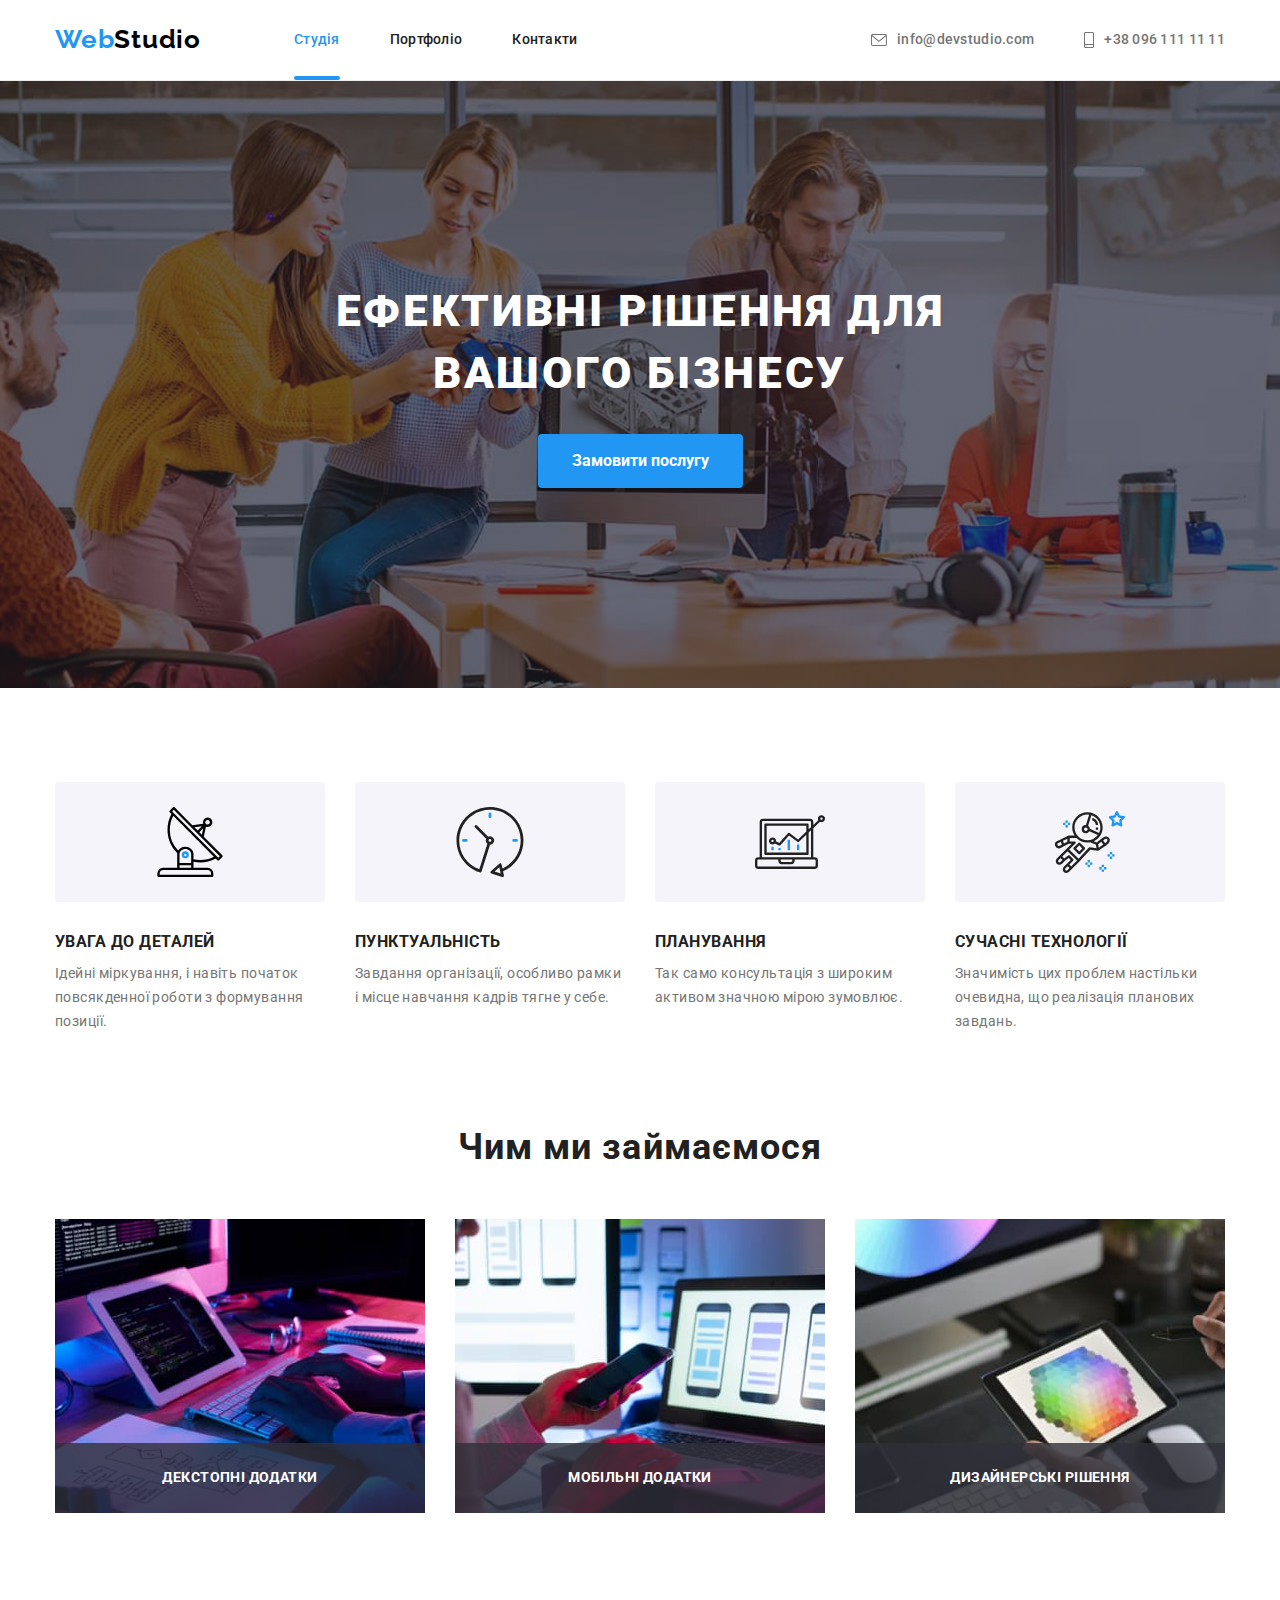
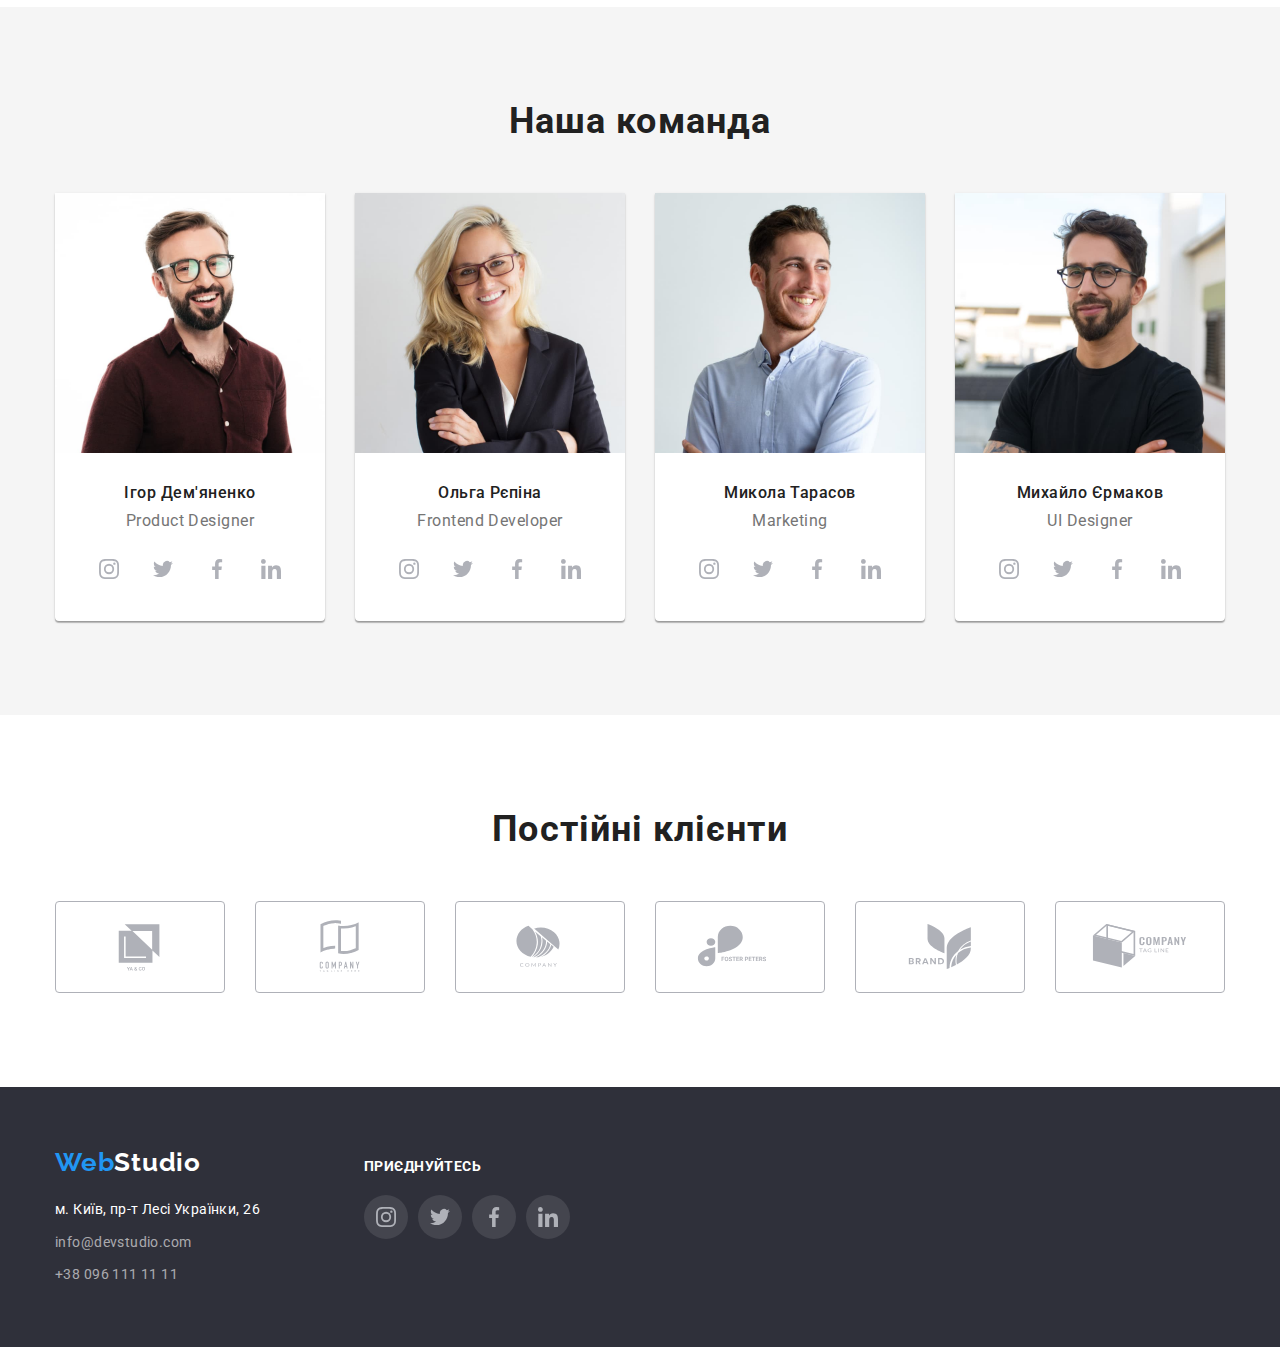
<file: index.html>
<!DOCTYPE html>
<html lang="uk">
<head>
    <meta charset="UTF-8">
    <meta http-equiv="X-UA-Compatible" content="IE=edge">
    <meta name="viewport" content="width=device-width, initial-scale=1.0">
    <title>WebStudio</title>
    <link href="https://fonts.googleapis.com/css2?family=Raleway:wght@700&family=Roboto:wght@400;500;700;900&display=swap"
        rel="stylesheet">
    <link rel="stylesheet" href="https://cdnjs.cloudflare.com/ajax/libs/modern-normalize/1.1.0/modern-normalize.min.css">
    <link rel="stylesheet" href="./css/style.css">
</head>
<body>
                <!-- Header -->
    <header>
        <div class="container nav-container">
            <a href ="./index.html" class="logo" lang="en">Web<span class="logoheader">Studio</span></a>

            <nav class="site-nav">
                <ul class="list">
                    <li class="item">
                        <a href="./index.html" class="link current">Студія</a></li> 
                    <li class="item"><a href="./portfolio.html" class="link">Портфоліо</a></li> 
                    <li class="item"><a href="./contacts.html" class="link">Контакти</a></li> 
                </ul>
            </nav>

            <ul class="list auth-nav">
                <li class="item">
                    <a href="mailto:info@devstudio.com" class="link">
                        <svg class="icon-mail" width="16" height="12" aria-label="Пошта">
                            <use href="./images/icons.svg#icon-mail"></use>
                        </svg>
                        <span class="auth-text">info@devstudio.com</span>
                    </a>
                </li>
                <li class="item">
                    <a href="tel:+380961111111" class="link">
                        <svg class="icon-tel" width="10" height="16" aria-label="Телефон">
                            <use href="./images/icons.svg#icon-tel"></use>
                        </svg>
                        <span class="auth-text">+38 096 111 11 11</span>
                    </a>
                </li>
            </ul>
        </div>
    </header>

                <!-- Main -->
    <main>

        <section class="section hero">
            <div class="container">
                <h1 class="hero-title">Ефективні рішення для вашого бізнесу</h1>
                <button type="button" class="hero-button" data-modal-open>Замовити послугу</button>
            </div>
        </section>

        <!-- Особливості -->
        <section class="section">
            <div class="container">
                <h2 class="title visually-hidden">Особливості</h2>
                <ul class="peculiarities list">
                    <li class="item">
                        <div class="icon-box">
                            <svg class="peculiarities-icons"  width="70" height="70">
                                <use href="./images/icons.svg#icon-antenna"></use>
                            </svg>
                        </div>
                        <h3 class="sub-title">Увага до деталей</h3>
                        <p class="text">Ідейні міркування, і навіть початок повсякденної роботи з формування позиції.</p>
                    </li>
                    <li class="item">
                        <div class="icon-box">
                            <svg class="peculiarities-icons"  width="70" height="70">
                                <use href="./images/icons.svg#icon-clock"></use>
                            </svg>
                        </div>
                        <h3 class="sub-title">Пунктуальність</h3>
                        <p class="text">Завдання організації, особливо рамки і місце навчання кадрів тягне у себе.</p>
                    </li>
                    <li class="item">
                        <div class="icon-box">
                            <svg class="peculiarities-icons"  width="70" height="70">
                                <use href="./images/icons.svg#icon-diagram"></use>
                            </svg>
                        </div>
                        <h3 class="sub-title">Планування</h3>
                        <p class="text">Так само консультація з широким активом значною мірою зумовлює.</p>
                    </li>
                    <li class="item">
                        <div class="icon-box">
                            <svg class="peculiarities-icons" width="70" height="70">
                                <use href="./images/icons.svg#icon-astronaut"></use>
                            </svg>
                        </div>
                        <h3 class="sub-title">Сучасні технології</h3>
                        <p class="text">Значимість цих проблем настільки очевидна, що реалізація планових завдань.</p>
                    </li>
                </ul>
            </div>
        </section>
        <!-- Чим займаємося -->
        <section class="occupation section">
            <div class="container">
                <h2 class="title">Чим ми займаємося</h2>
                <ul class="occupation-list list">   
                    <li class="item">
                        <div class="project-thumb">
                            <img src="./images/box_1.jpg" alt="Декстопні додатки" width="370">
                            <div class="occupation-overlay overlay">Декстопні додатки</div>
                        </div>
                    </li>
                    <li class="item">
                        <div class="project-thumb">
                            <img src="./images/box_2.jpg" alt="Мобільні додатки" width="370">
                            <div class="occupation-overlay overlay">Мобільні додатки</div>
                        </div>
                    </li>
                    <li class="item">
                        <div class="project-thumb">
                            <img src="./images/box_3.jpg" alt="Дизайнерські рішення" width="370">
                            <div class="occupation-overlay overlay">Дизайнерські рішення</div>
                        </div>
                    </li>
                </ul>
            </div>
        </section>
        <!-- Наша команда -->
        <section class="section team">
            <div class="container">
                <h2 class="title">Наша команда</h2>
                <ul class="team-list list">
                    <li class="card">
                        <img src="./images/img1.jpg" alt="Учасник команди" width="270" class="card-img">
                        <div class="description">
                            <h3 class="card-title">Ігор Дем'яненко</h3>
                            <p class="card-subtitle">Product Designer</p>
                            <ul class=" social social-list list">
                                <li class="social-item">
                                    <a href="" class="social-link" target="_blank" rel="noreferrer noopener">
                                        <svg class="social-icon" width="20" height="20" aria-label="Інстаграм">
                                            <use href="./images/icons.svg#icon-instagram"></use>
                                        </svg>
                                    </a>
                                </li>
                                <li class="social-item">
                                    <a href="" class="social-link" target="_blank" rel="noreferrer noopener">
                                        <svg class="social-icon" width="20" height="20" aria-label="Твітер">
                                            <use href="./images/icons.svg#icon-twitter"></use>
                                        </svg>
                                    </a>
                                </li>
                                <li class="social-item">
                                    <a href="" class="social-link" target="_blank" rel="noreferrer noopener">
                                        <svg class="social-icon" width="20" height="20" aria-label="Фейсбук">
                                            <use href="./images/icons.svg#icon-facebook"></use>
                                        </svg>
                                    </a>
                                </li>
                                <li class="social-item">
                                    <a href="" class="social-link" target="_blank" rel="noreferrer noopener">
                                        <svg class="social-icon" width="20" height="20" aria-label="Лінкедін">
                                            <use href="./images/icons.svg#icon-linkedin"></use>
                                        </svg>
                                    </a>
                                </li>
                            </ul>
                        </div>
                    </li>
                    <li class="card">
                        <img src="./images/img2.jpg" alt="Учасник команди" width="270" class="card-img">
                        <div class="description">
                            <h3 class="card-title">Ольга Рєпіна</h3>
                            <p class="card-subtitle">Frontend Developer</p> 
                            <ul class=" social social-list list">
                                <li class="social-item">
                                    <a href="" class="social-link" target="_blank" rel="noreferrer noopener">
                                        <svg class="social-icon" width="20" height="20" aria-label="Інстаграм">
                                            <use href="./images/icons.svg#icon-instagram"></use>
                                        </svg>
                                    </a>
                                </li>
                                <li class="social-item">
                                    <a href="" class="social-link" target="_blank" rel="noreferrer noopener">
                                        <svg class="social-icon" width="20" height="20" aria-label="Твітер">
                                            <use href="./images/icons.svg#icon-twitter"></use>
                                        </svg>
                                    </a>
                                </li>
                                <li class="social-item">
                                    <a href="" class="social-link" target="_blank" rel="noreferrer noopener">
                                        <svg class="social-icon" width="20" height="20" aria-label="Фейсбук">
                                            <use href="./images/icons.svg#icon-facebook"></use>
                                        </svg>
                                    </a>
                                </li>
                                <li class="social-item">
                                    <a href="" class="social-link" target="_blank" rel="noreferrer noopener">
                                        <svg class="social-icon" width="20" height="20" aria-label="Лінкедін">
                                            <use href="./images/icons.svg#icon-linkedin"></use>
                                        </svg>
                                    </a>
                                </li>
                            </ul>
                        </div>
                    </li>
                    <li class="card">
                        <img src="./images/img3.jpg" alt="Учасник команди" width="270" class="card-img">
                        <div class="description">
                            <h3 class="card-title">Микола Тарасов</h3>
                            <p class="card-subtitle">Marketing</p>     
                            <ul class=" social social-list list">
                                <li class="social-item">
                                    <a href="" class="social-link" target="_blank" rel="noreferrer noopener">
                                        <svg class="social-icon" width="20" height="20" aria-label="Інстаграм">
                                            <use href="./images/icons.svg#icon-instagram"></use>
                                        </svg>
                                    </a>
                                </li>
                                <li class="social-item">
                                    <a href="" class="social-link" target="_blank" rel="noreferrer noopener">
                                        <svg class="social-icon" width="20" height="20" aria-label="Твітер">
                                            <use href="./images/icons.svg#icon-twitter"></use>
                                        </svg>
                                    </a>
                                </li>
                                <li class="social-item">
                                    <a href="" class="social-link" target="_blank" rel="noreferrer noopener">
                                        <svg class="social-icon" width="20" height="20" aria-label="Фейсбук">
                                            <use href="./images/icons.svg#icon-facebook"></use>
                                        </svg>
                                    </a>
                                </li>
                                <li class="social-item">
                                    <a href="" class="social-link" target="_blank" rel="noreferrer noopener">
                                        <svg class="social-icon" width="20" height="20" aria-label="Лінкедін">
                                            <use href="./images/icons.svg#icon-linkedin"></use>
                                        </svg>
                                    </a>
                                </li>
                            </ul>
                        </div>
                    </li>
                    <li class="card">
                        <img src="./images/img4.jpg" alt="Учасник команди" width="270" class="card-img">
                        <div class="description">
                            <h3 class="card-title">Михайло Єрмаков</h3>
                            <p class="card-subtitle">UI Designer</p>
                            <ul class=" social social-list list">
                                <li class="social-item">
                                    <a href="" class="social-link" target="_blank" rel="noreferrer noopener">
                                        <svg class="social-icon" width="20" height="20" aria-label="Інстаграм">
                                            <use href="./images/icons.svg#icon-instagram"></use>
                                        </svg>
                                    </a>
                                </li>
                                <li class="social-item">
                                    <a href="" class="social-link" target="_blank" rel="noreferrer noopener">
                                        <svg class="social-icon" width="20" height="20" aria-label="Твітер">
                                            <use href="./images/icons.svg#icon-twitter"></use>
                                        </svg>
                                    </a>
                                </li>
                                <li class="social-item">
                                    <a href="" class="social-link" target="_blank" rel="noreferrer noopener">
                                        <svg class="social-icon" width="20" height="20" aria-label="Фейсбук">
                                            <use href="./images/icons.svg#icon-facebook"></use>
                                        </svg>
                                    </a>
                                </li>
                                <li class="social-item">
                                    <a href="" class="social-link" target="_blank" rel="noreferrer noopener">
                                        <svg class="social-icon" width="20" height="20" aria-label="Лінкедін">
                                            <use href="./images/icons.svg#icon-linkedin"></use>
                                        </svg>
                                    </a>
                                </li>
                            </ul>
                        </div>
                    </li>
                </ul>
            </div>
        </section>
        <section class="clients section">
            <div class="container">
                <h2 class="title">Постійні клієнти</h2>
                <ul class="clients-list list">
                    <li class="item">
                        <a href="#" class="link" target="_blank" rel="noreferrer noopener">
                            <svg class="client-icon" width="106" height="60" aria-label="Клієнт">
                                <use href="./images/icons.svg#icon-client1"></use>
                            </svg>
                        </a>
                    </li>
                    <li class="item">
                        <a href="#" class="link" target="_blank" rel="noreferrer noopener">
                            <svg class="client-icon" width="106" height="60" aria-label="Клієнт">
                                <use href="./images/icons.svg#icon-client2"></use>
                            </svg>
                        </a>
                    </li>
                    <li class="item">
                        <a href="#" class="link" target="_blank" rel="noreferrer noopener">
                            <svg class="client-icon" width="106" height="60" aria-label="Клієнт">
                                <use href="./images/icons.svg#icon-client3"></use>
                            </svg>
                        </a>
                    </li>
                    <li class="item">
                        <a href="#" class="link" target="_blank" rel="noreferrer noopener">
                            <svg class="client-icon" width="106" height="60" aria-label="Клієнт">
                                <use href="./images/icons.svg#icon-client4"></use>
                            </svg>
                        </a>
                    </li>
                    <li class="item">
                        <a href="#" class="link" target="_blank" rel="noreferrer noopener">
                            <svg class="client-icon" width="106" height="60" aria-label="Клієнт">
                                <use href="./images/icons.svg#icon-client5"></use>
                            </svg>
                        </a>
                    </li>
                    <li class="item">
                        <a href="#" class="link" target="_blank" rel="noreferrer noopener">
                            <svg class="client-icon" width="106" height="60" aria-label="Клієнт">
                                <use href="./images/icons.svg#icon-client6"></use>
                            </svg>
                        </a>
                    </li>
                </ul>
            </div>
        </section>

        <div class="backdrop is-hidden" data-modal>
            <div class="modal">
                <p>Ой! А що у нас тут таке? Та це ж "Модалочка"!!!)<br> Ще й працює!</p>
                <button data-modal-close type="button" class="close">
                    <svg class="close-icon" width="18" height="18" aria-label="Клієнт">
                        <use href="./images/icons.svg#icon-close"></use>
                    </svg>
                </button>
            </div>
        </div>

    </main>

                <!-- Footer -->
    <footer class="footer">
        <div class="container">
            
            <div class="footer-contact">
                <a href="./index.html" class="logo" lang="en">Web<span class="logofooter">Studio</span></a>
                <address>
                    <ul class="list footer-auth-nav">
                        <li class="item"><a href="https://www.google.com/maps/place/%D0%B1%D1%83%D0%BB.+%D0%9B%D0%B5%D1%81%D0%B8+%D0%A3%D0%BA%D1%80%D0%B0%D0%B8%D0%BD%D0%BA%D0%B8,+26,+%D0%9A%D0%B8%D0%B5%D0%B2,+02000/@50.4265841,30.5361971,17z/data=!3m1!4b1!4m5!3m4!1s0x40d4cf0e033ecbe9:0x57a4dffefec77da0!8m2!3d50.4265807!4d30.5383858" target="_blank" rel="noreferrer noopener" class="link address">
                    м. Київ, пр-т Лесі Українки, 26</a>
                        </li>
                        <li class="item"><a href="mailto:info@devstudio.com" class="link address address-color">info@devstudio.com</a></li>
                        <li class="item"><a href="tel:+380961111111" class="link address address-color">+38 096 111 11 11</a></li>
                    </ul>
                </address>
            </div>


            <div class="join">
                <p class="join-title">Приєднуйтесь</p>
                <div class="social">
                    <ul class="social-list list">
                        <li class="social-item">
                            <a href="" class="social-link" target="_blank" rel="noreferrer noopener">
                                <svg class="social-icon" width="20" height="20" aria-label="Інстаграм">
                                    <use href="./images/icons.svg#icon-instagram"></use>
                                </svg>
                            </a>
                        </li>
                        <li class="social-item">
                            <a href="" class="social-link" target="_blank" rel="noreferrer noopener">
                                <svg class="social-icon" width="20" height="20" aria-label="Твітер">
                                    <use href="./images/icons.svg#icon-twitter"></use>
                                </svg>
                            </a>
                        </li>
                        <li class="social-item">
                            <a href="" class="social-link" target="_blank" rel="noreferrer noopener">
                                <svg class="social-icon" width="20" height="20" aria-label="Фейсбук">
                                    <use href="./images/icons.svg#icon-facebook"></use>
                                </svg>
                            </a>
                        </li>
                        <li class="social-item">
                            <a href="" class="social-link" target="_blank" rel="noreferrer noopener">
                                <svg class="social-icon" width="20" height="20" aria-label="Лінкедін">
                                    <use href="./images/icons.svg#icon-linkedin"></use>
                                </svg>
                            </a>
                        </li>
                    </ul>
                </div>
            </div>

        </div>
    </footer>
    <script src="./js/modal.js"></script>
</body>
</html>
</file>
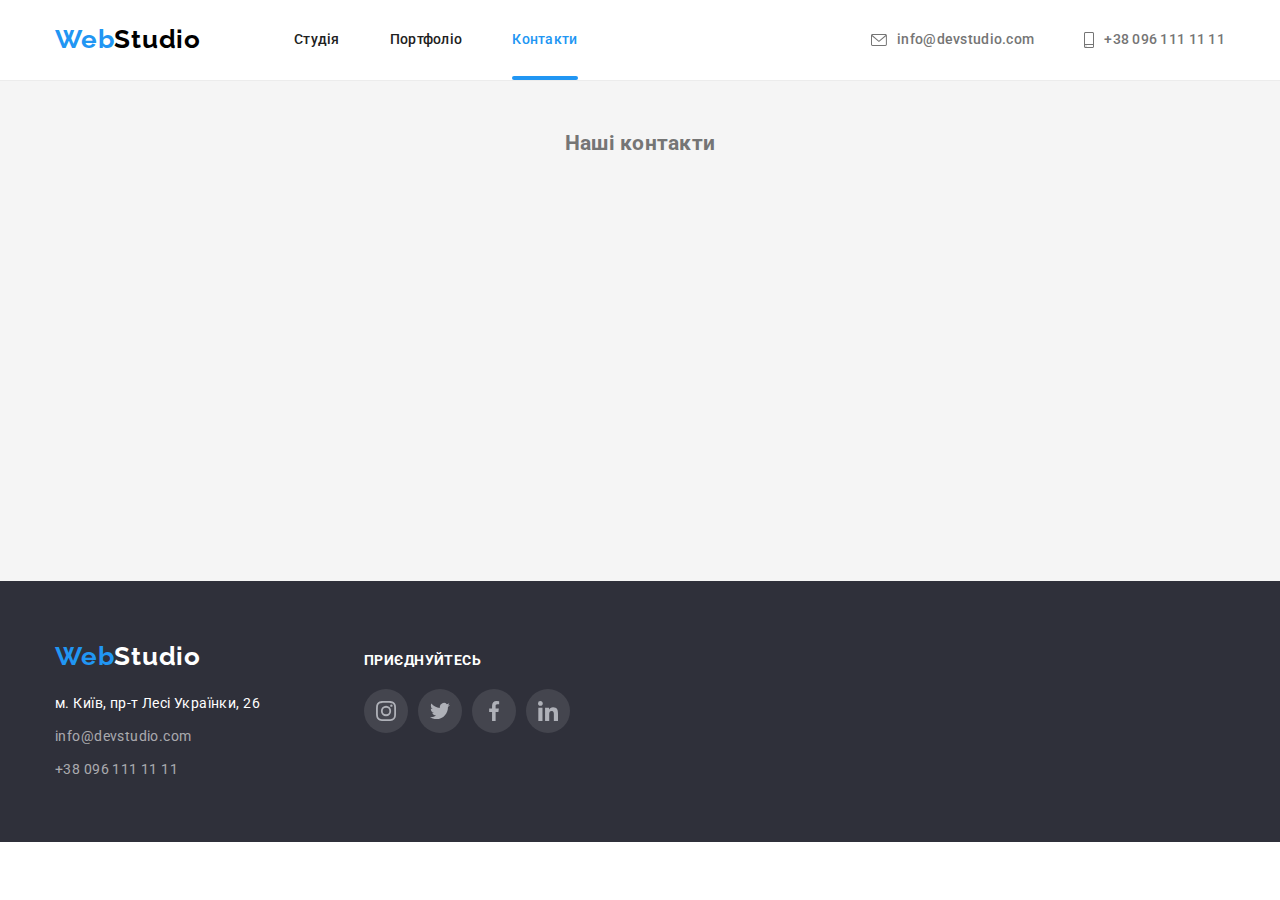
<file: contacts.html>
<!DOCTYPE html>
<html lang="uk">

<head>
    <meta charset="UTF-8">
    <meta http-equiv="X-UA-Compatible" content="IE=edge">
    <meta name="viewport" content="width=device-width, initial-scale=1.0">
    <title>WebStudio</title>
    <link
        href="https://fonts.googleapis.com/css2?family=Raleway:wght@700&family=Roboto:wght@400;500;700;900&display=swap"
        rel="stylesheet">
    <link rel="stylesheet"
        href="https://cdnjs.cloudflare.com/ajax/libs/modern-normalize/1.1.0/modern-normalize.min.css">
    <link rel="stylesheet" href="./css/style.css">
</head>

<body>
    <!-- Header -->
    <header>
        <div class="container nav-container">
            <a href="./index.html" class="logo" lang="en">Web<span class="logoheader">Studio</span></a>

            <nav class="site-nav">
                <ul class="list">
                    <li class="item">
                        <a href="./index.html" class="link">Студія</a>
                    </li>
                    <li class="item"><a href="./portfolio.html" class="link">Портфоліо</a></li>
                    <li class="item"><a href="./contacts.html" class="link current">Контакти</a></li>
                </ul>
            </nav>

            <ul class="list auth-nav">
                <li class="item">
                    <a href="mailto:info@devstudio.com" class="link">
                        <svg class="icon-mail" width="16" height="12" aria-label="Пошта">
                            <use href="./images/icons.svg#icon-mail"></use>
                        </svg>
                        <span class="auth-text">info@devstudio.com</span>
                    </a>
                </li>
                <li class="item">
                    <a href="tel:+380961111111" class="link">
                        <svg class="icon-tel" width="10" height="16" aria-label="Телефон">
                            <use href="./images/icons.svg#icon-tel"></use>
                        </svg>
                        <span class="auth-text">+38 096 111 11 11</span>
                    </a>
                </li>
            </ul>
        </div>
    </header>

    <main>
        <section class="our-contacts">
            <h2>Наші контакти</h2>
        </section>
    </main>

    <footer class="footer">
        <div class="container">
    
            <div class="footer-contact">
                <a href="./index.html" class="logo" lang="en">Web<span class="logofooter">Studio</span></a>
                <address>
                    <ul class="list footer-auth-nav">
                        <li class="item"><a
                                href="https://www.google.com/maps/place/%D0%B1%D1%83%D0%BB.+%D0%9B%D0%B5%D1%81%D0%B8+%D0%A3%D0%BA%D1%80%D0%B0%D0%B8%D0%BD%D0%BA%D0%B8,+26,+%D0%9A%D0%B8%D0%B5%D0%B2,+02000/@50.4265841,30.5361971,17z/data=!3m1!4b1!4m5!3m4!1s0x40d4cf0e033ecbe9:0x57a4dffefec77da0!8m2!3d50.4265807!4d30.5383858"
                                target="_blank" rel="noreferrer noopener" class="link address">
                                м. Київ, пр-т Лесі Українки, 26</a>
                        </li>
                        <li class="item"><a href="mailto:info@devstudio.com"
                                class="link address address-color">info@devstudio.com</a></li>
                        <li class="item"><a href="tel:+380961111111" class="link address address-color">+38 096 111 11
                                11</a></li>
                    </ul>
                </address>
            </div>
    
    
            <div class="join">
                <p class="join-title">Приєднуйтесь</p>
                <div class="social">
                    <ul class="social-list list">
                        <li class="social-item">
                            <a href="" class="social-link" target="_blank" rel="noreferrer noopener">
                                <svg class="social-icon" width="20" height="20" aria-label="Інстаграм">
                                    <use href="./images/icons.svg#icon-instagram"></use>
                                </svg>
                            </a>
                        </li>
                        <li class="social-item">
                            <a href="" class="social-link" target="_blank" rel="noreferrer noopener">
                                <svg class="social-icon" width="20" height="20" aria-label="Твітер">
                                    <use href="./images/icons.svg#icon-twitter"></use>
                                </svg>
                            </a>
                        </li>
                        <li class="social-item">
                            <a href="" class="social-link" target="_blank" rel="noreferrer noopener">
                                <svg class="social-icon" width="20" height="20" aria-label="Фейсбук">
                                    <use href="./images/icons.svg#icon-facebook"></use>
                                </svg>
                            </a>
                        </li>
                        <li class="social-item">
                            <a href="" class="social-link" target="_blank" rel="noreferrer noopener">
                                <svg class="social-icon" width="20" height="20" aria-label="Лінкедін">
                                    <use href="./images/icons.svg#icon-linkedin"></use>
                                </svg>
                            </a>
                        </li>
                    </ul>
                </div>
            </div>
    
        </div>
    </footer>
</body>
    
</html>
</file>
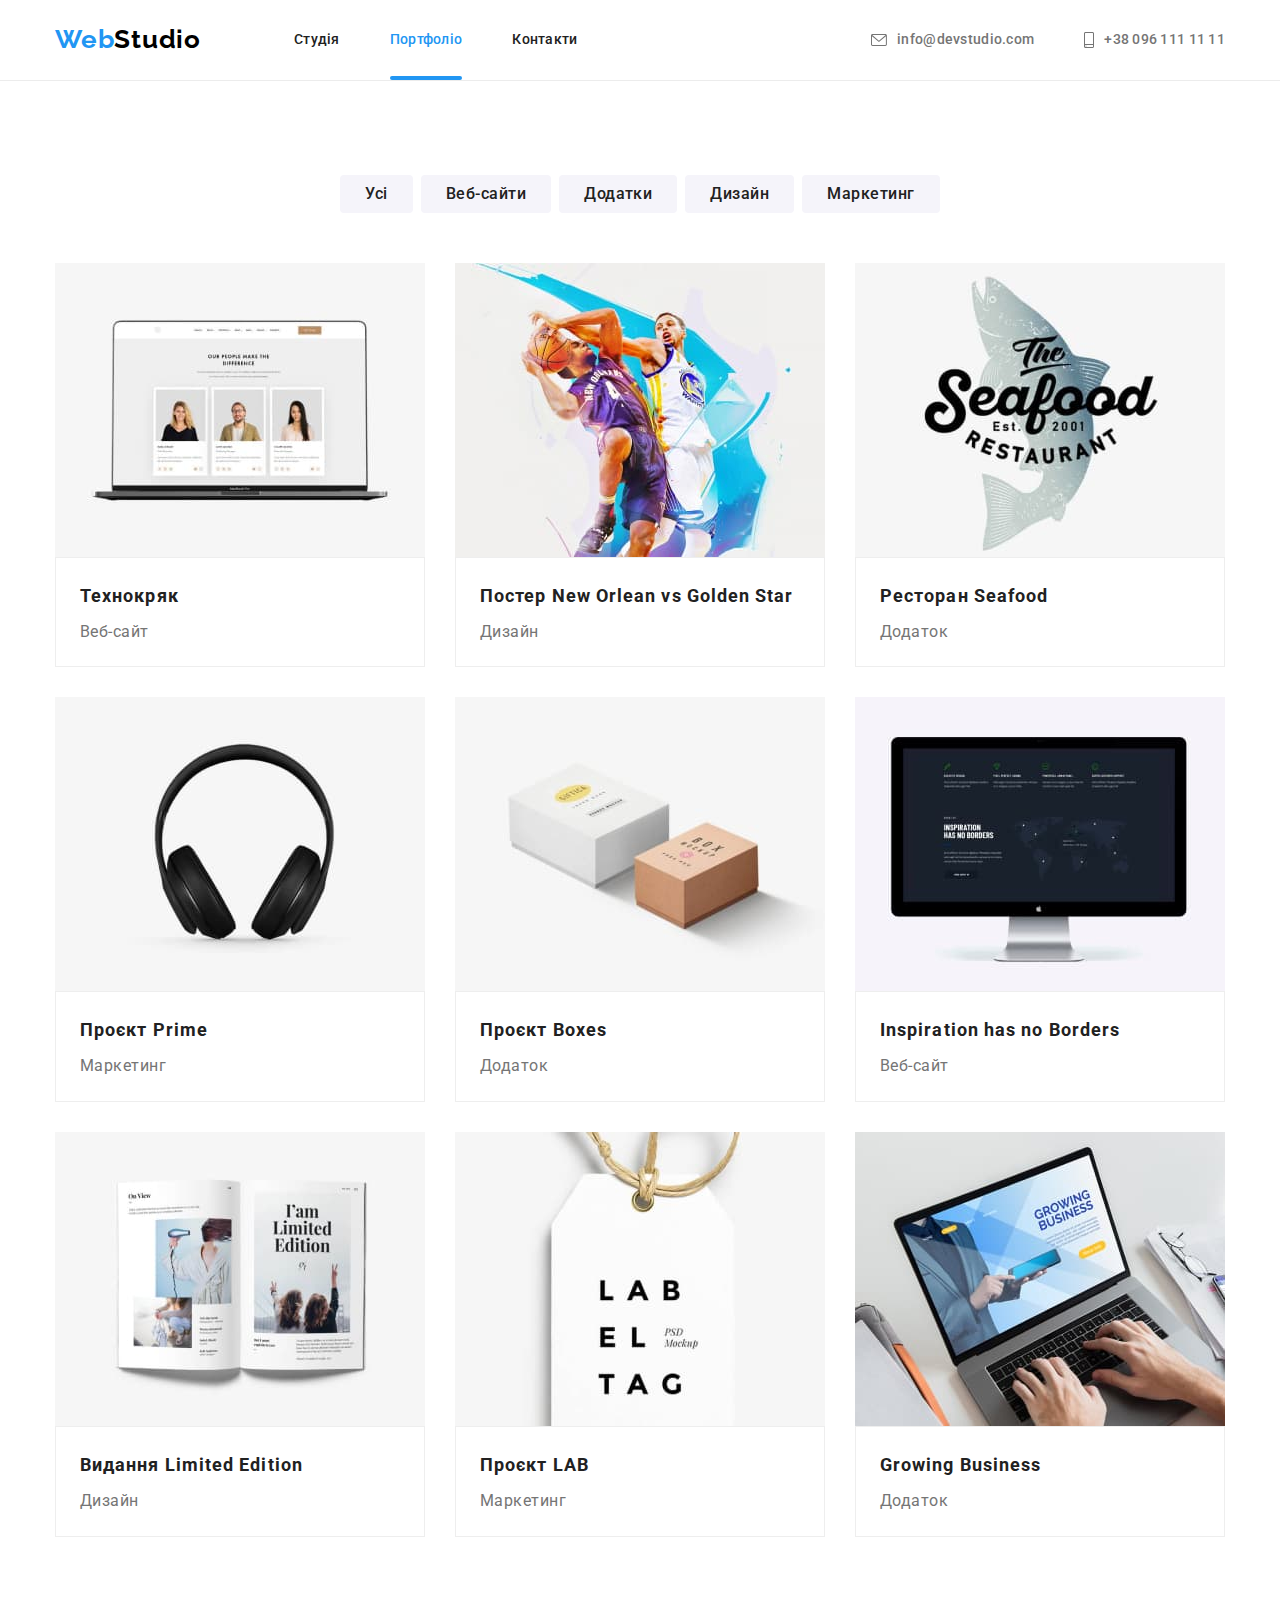
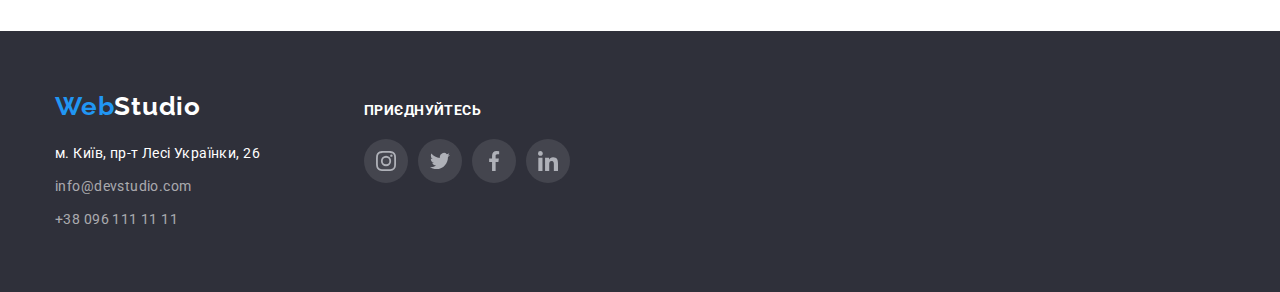
<file: portfolio.html>
<!DOCTYPE html>
<html lang="uk">
<head>
    <meta charset="UTF-8">
    <meta http-equiv="X-UA-Compatible" content="IE=edge">
    <meta name="viewport" content="width=device-width, initial-scale=1.0">
    <title>Portfolio</title>
    <link
        href="https://fonts.googleapis.com/css2?family=Raleway:wght@700&family=Roboto:wght@400;500;700;900&display=swap"
        rel="stylesheet">
    <link rel="stylesheet" href="https://cdnjs.cloudflare.com/ajax/libs/modern-normalize/1.1.0/modern-normalize.min.css">
    <link rel="stylesheet" href="./css/style.css">
</head>
<body>
                <!-- Header -->
        <header>
            <div class="container nav-container">
                <a href="./index.html" class="logo" lang="en">Web<span class="logoheader">Studio</span></a>
        
                <nav class="site-nav">
                    <ul class="list">
                        <li class="item">
                            <a href="./index.html" class="link">Студія</a>
                        </li>
                        <li class="item"><a href="./portfolio.html" class="link current">Портфоліо</a></li>
                        <li class="item"><a href="./contacts.html" class="link">Контакти</a></li>
                    </ul>
                </nav>
        
                <ul class="list auth-nav">
                    <li class="item">
                        <a href="mailto:info@devstudio.com" class="link">
                            <svg class="icon-mail" width="16" height="12" aria-label="Пошта">
                                <use href="./images/icons.svg#icon-mail"></use>
                            </svg>
                            <span class="auth-text">info@devstudio.com</span>
                        </a>
                    </li>
                    <li class="item">
                        <a href="tel:+380961111111" class="link">
                            <svg class="icon-tel" width="10" height="16" aria-label="Телефон">
                                <use href="./images/icons.svg#icon-tel"></use>
                            </svg>
                            <span class="auth-text">+38 096 111 11 11</span>
                        </a>
                    </li>
                </ul>
            </div>
        </header>
                <!--Main-->
    <main>
         
        <section class="section">
            <div class="container">
                <h1 class="visually-hidden">Портфоліо</h1>
                <ul class="list filters">
                    <li class="item"><button type="button" class="button">Усі</button></li>
                    <li class="item"><button type="button" class="button">Веб-сайти</button></li>
                    <li class="item"><button type="button" class="button">Додатки</button></li>
                    <li class="item"><button type="button" class="button">Дизайн</button></li>
                    <li class="item"><button type="button" class="button">Маркетинг</button></li>
                </ul>
            
                <ul class="list project">
                    <li class="item">
                        <a href="#"  class="link">
                            <div class="project-thumb">
                                <img src="./images/project1.jpg" alt="Зображення веб-сайту Технокряк" width="370" class="project-img">
                                <div class="project-overlay overlay">Ресурс пропонує комплексні пропозиції з різним рівнем функціоналу та сервісів. Все це дозволить відвідувачу отримати вичерпні відомості про компанію чи приватну особу.</div> 
                            </div>
                            
                            <div class="project-text">
                                <h3 class="project-title">Технокряк</h3>
                                <p class="project-sub-title">Веб-сайт</p>
                            </div>
                        </a>
                    </li>
                    <li class="item">
                        <a href="#" class="link">
                            <div class="project-thumb">
                                <img src="./images/project2.jpg" alt="Постер. Баскетболісти з м'ячем" width="370" class="project-img">
                                <div class="project-overlay overlay">Найцікавіші матчі New Orleans Pelicans - Golden State Warriors збираються у розділі Медіа, відео з'являються на таких сайтах, як Youtube чи Dailymotion.</div>
                            </div>
                            <div class="project-text">
                                <h2 class="project-title">Постер New Orlean vs Golden Star</h2>
                                <p class="project-sub-title">Дизайн</p>
                            </div>
                        </a>
                    </li>
                    <li class="item">
                        <a href="#" class="link">
                            <div class="project-thumb">
                                <img src="./images/project3.jpg" alt="Емблема ресторану морської їжі" width="370" class="project-img">
                                <div class="project-overlay overlay">Ресторан морепродуктів з широкою винною картою шампанських і білих вин.</div>
                            </div>
                            
                            <div class="project-text">
                                <h2 class="project-title">Ресторан Seafood</h2>
                                <p class="project-sub-title">Додаток</p>
                            </div>
                        </a>
                    </li>
                    <li class="item">
                        <a href="#" class="link">
                            <div class="project-thumb">
                                <img src="./images/project4.jpg" alt="Зображення навушників" width="370" class="project-img">
                                <div class="project-overlay overlay">Компанія розробляє і впроваджує як власні інноваційні проекти, спрямовані на підвищення технологічності та ефективності out of home реклами, так і бере активну участь в галузевих і соціальних ініціативах.</div>
                            </div>
                            
                            <div class="project-text">
                                <h2 class="project-title">Проєкт Prime</h2>
                                <p class="project-sub-title">Маркетинг</p>
                            </div>
                        </a>
                    </li>
                    <li class="item">
                        <a href="#" class="link">
                            <div class="project-thumb">
                                <img src="./images/project5.jpg" alt="Дві коробки білого та коричневого кольору" width="370" class="project-img">
                                <div class="project-overlay overlay">Забезпечення харчуванням наповненим вітамінами, мінералами та мікроелементами дітей, що покинули свої рідні домівки через війну в нашій країні.</div>
                            </div>
                            
                            <div class="project-text">
                                <h2 class="project-title">Проєкт Boxes</h2>
                                <p class="project-sub-title">Додаток</p>
                            </div>
                        </a>
                    </li>
                    <li class="item">
                        <a href="#" class="link">
                            <div class="project-thumb">
                                <img src="./images/project6.jpg" alt="Зображення моноблоку фірми Апл" width="370" class="project-img">
                                <div class="project-overlay overlay">Натхнення не має кордонів. Реалізований творчий потенціал на будь-якій сцені створює глибоке почуття власної гідності. Внутрішній стан особистого щастя в сукупності може привести до мирного співіснування.</div>
                            </div>
                            
                            <div class="project-text">
                                <h2 class="project-title">Inspiration has no Borders</h2>
                                <p class="project-sub-title">Веб-сайт</p>
                            </div>
                        </a>
                    </li>
                    <li class="item">
                        <a href="#" class="link">
                            <div class="project-thumb">
                                <img src="./images/project7.jpg" alt="Розворот журналу" width="370" class="project-img">
                                <div class="project-overlay overlay">Обмежене видання, використовуються як стимул для маркетингу для різних видів продукції. Обмежене видання обмежене кількістю зроблених копій, хоча фактично це число може бути дуже низьким або дуже високим.</div>
                            </div>
                            
                            <div class="project-text">
                                <h2 class="project-title">Видання Limited Edition</h2>
                                <p class="project-sub-title">Дизайн</p>
                           </div>
                        </a>
                    </li>
                    <li class="item">
                        <a href="#" class="link">
                            <div class="project-thumb">
                                <img src="./images/project8.jpg" alt="Зображення етикетки" width="370" class="project-img">
                                <div class="project-overlay overlay">Проектна лабораторія об’єднує незалежних виробників змін і професіоналів з проектів для співпраці з клієнтами по всьому світу</div>
                            </div>
                            
                            <div class="project-text">
                                <h2 class="project-title">Проєкт LAB</h2>
                                <p class="project-sub-title">Маркетинг</p>
                            </div>
                        </a>
                    </li>
                    <li class="item">
                        <a href="#" class="link">
                            <div class="project-thumb">
                                <img src="./images/project9.jpg" alt="Ноутбук" width="370" class="project-img">
                                <div class="project-overlay overlay">Дізнайтеся, чому тисячі підприємців малого бізнесу використовують StartItUp, щоб розпочати та розвивати свій бізнес.</div>
                            </div>
                            
                            <div class="project-text">
                                <h2 class="project-title">Growing Business</h2>
                                <p class="project-sub-title">Додаток</p>
                            </div>
                        </a>
                    </li>
                </ul>
            </div>
        </section>
    </main>
                <!-- Footer -->
    <footer class="footer">
        <div class="container">
    
            <div class="footer-contact">
                <a href="./index.html" class="logo" lang="en">Web<span class="logofooter">Studio</span></a>
                <address>
                    <ul class="list footer-auth-nav">
                        <li class="item"><a
                                href="https://www.google.com/maps/place/%D0%B1%D1%83%D0%BB.+%D0%9B%D0%B5%D1%81%D0%B8+%D0%A3%D0%BA%D1%80%D0%B0%D0%B8%D0%BD%D0%BA%D0%B8,+26,+%D0%9A%D0%B8%D0%B5%D0%B2,+02000/@50.4265841,30.5361971,17z/data=!3m1!4b1!4m5!3m4!1s0x40d4cf0e033ecbe9:0x57a4dffefec77da0!8m2!3d50.4265807!4d30.5383858"
                                target="_blank" rel="noreferrer noopener" class="link address">
                                м. Київ, пр-т Лесі Українки, 26</a>
                        </li>
                        <li class="item"><a href="mailto:info@devstudio.com"
                                class="link address address-color">info@devstudio.com</a></li>
                        <li class="item"><a href="tel:+380961111111" class="link address address-color">+38 096 111 11
                                11</a></li>
                    </ul>
                </address>
            </div>
    
    
            <div class="join">
                <p class="join-title">Приєднуйтесь</p>
                <div class="social">
                    <ul class="social-list list">
                        <li class="social-item">
                            <a href="" class="social-link">
                                <svg class="social-icon" width="20" height="20" aria-label="Інстаграм">
                                    <use href="./images/icons.svg#icon-instagram"></use>
                                </svg>
                            </a>
                        </li>
                        <li class="social-item">
                            <a href="" class="social-link">
                                <svg class="social-icon" width="20" height="20" aria-label="Твітер">
                                    <use href="./images/icons.svg#icon-twitter"></use>
                                </svg>
                            </a>
                        </li>
                        <li class="social-item">
                            <a href="" class="social-link">
                                <svg class="social-icon" width="20" height="20" aria-label="Фейсбук">
                                    <use href="./images/icons.svg#icon-facebook"></use>
                                </svg>
                            </a>
                        </li>
                        <li class="social-item">
                            <a href="" class="social-link">
                                <svg class="social-icon" width="20" height="20" aria-label="Лінкедін">
                                    <use href="./images/icons.svg#icon-linkedin"></use>
                                </svg>
                            </a>
                        </li>
                    </ul>
                </div>
            </div>
    
        </div>
    </footer>
</body>
</html>
</file>
<file: css/style.css>
:root{
    --title-color: #212121;
    --text-color: #757575;
    --accent-color: #2196F3;
    --secondary-text-color: #000000;
    --secondary-title-color: #ffffff;
    --first-bgcolor:#2F303A;
    --second-bgcolor:#f5f5f5;

}

h1,
h2,
h3,
h4,
h5,
h6,
p,
ul {
	margin-top: 0;
    Padding: 0;
}

p, 
ul{
    margin-bottom: 0;
}

body{
    color: var(--text-color);

    font-family: Roboto, sans-serif;
    font-style: normal;
    font-weight: 400;
    font-size: 14px;
    line-height: 1.2;
    letter-spacing: 0.02em;
}

/* -----index----- */

/* -----header----- */
header{
    border-bottom: 1px solid #ECECEC;
}

.container{
    max-width: 1200px;
    margin: 0 auto;
    padding: 0 15px;
}

.nav-container{
    display: flex;
    align-items: center;
}

.site-nav .list{
    display: flex;
    
}

.site-nav .item:not(:last-child){
    margin-right: 50px;
}

.site-nav .link,
.auth-nav .link{
    display: block;
    padding: 32px 0;
}

.site-nav .item,
.auth-nav .item{
    position: relative;
}
/*-----animation of navigation when hover-----*/
.site-nav .link::after,
.auth-nav .link::after{
    content: "";
    position: absolute;
    right: 0;
    bottom: 0;
    width: 0%;
    height: 4px;
    border-radius: 2px;
    background-color: var(--text-color);
    transition: width;
    transition-duration: 250ms;
    transition-timing-function: cubic-bezier(0.4, 0, 0.2, 1);
}

.site-nav .link:hover::after,
.auth-nav .link:hover::after{
    width: 100%;
    left: 0;
}

/*-----animation of navigation when hover-----*/


.link.current::after {
    display: block;
    content: "";
    position: absolute;
    bottom: 0;
    width: 100%;
    height: 4px;
    border-radius: 2px;
    background-color: var(--accent-color);
}


        /*-----auth start-----*/
.auth-nav{
    display: flex;
    margin-left: auto;
}

.auth-nav .item,
.auth-nav .link{
    display: flex;
    align-items: center;
}

.auth-nav .item:not(:last-child){
    margin-right: 50px;
}

.auth-nav .link{
    color: var(--text-color);
    fill: var(--text-color);
    transition-property: color, fill;
    transition-duration: 250ms;
    transition-timing-function: cubic-bezier(0.4, 0, 0.2, 1);
}

.auth-nav .link:hover .icon-mail,
.auth-nav .link:hover .icon-tel,
.auth-nav .link:focus .icon-mail,
.auth-nav .link:focus .icon-tel{
    fill: var(--accent-color);
    color: var(--accent-color);
}

.icon-mail,
.icon-tel{
    margin-right: 10px;
}

.icon-mail{
    width: 16px;
    height: 12px;
}

.icon-tel{
    width: 10px;
    height: 16px;
}

        /*-----auth end-----*/

.logo{
    margin-right: 93px;
    color: var(--accent-color);

    font-family: Raleway;
    font-weight: 700;
    font-size: 26px;
    letter-spacing: 0.03em;

    text-decoration: none;
}

.logoheader{
    color: var(--secondary-text-color);
}

.logofooter{
    color: var(--secondary-title-color);
}

.site-nav .link{
    color: var(--title-color);
}
.link{
    font-weight: 500;
    font-size: 14px;
    line-height: 1.14;
    letter-spacing: 0.02em;
    text-decoration: none;

    transition-property: color;
    transition-duration: 250ms;
    transition-timing-function: cubic-bezier(0.4, 0, 0.2, 1);
}


.link:hover,
.link:focus,
.link.current{
    color: var(--accent-color);
}

/* -----nav----- */

.list{
    list-style: none;;
}
/* -----/header----- */

                        /* -----main----- */

/* -----hero----- */

.section{
    padding: 94px 0;
}

.hero{
    display: flex;
    justify-content: center;
    align-items: center;
    max-width: 1600px;
    padding: 200px 0;
    margin: 0 auto;
    
    background-image: linear-gradient(to right,
     rgba(47, 48, 58, 0.4),
     rgba(47, 48, 58, 0.4)),
     url("../images/hero-bg.jpg");
    background-repeat: no-repeat;
    background-position: center;
    background-size: cover;
    background-color: var(--first-bgcolor);
}

.hero-title{
    display: block;
    max-width: 696px;
    margin-bottom: 30px;
    color: var(--secondary-title-color);
    font-weight: 900;
    font-size: 44px;
    line-height: 1.4;

    text-align: center;
    letter-spacing: 0.06em;
    text-transform: uppercase;
}

.hero-button{
    display: block;
    padding: 10px 32px;
    margin: 0 auto;
    border: 2px solid var(--accent-color);
    border-radius: 4px;

    color: var(--secondary-title-color);
    background-color: var(--accent-color);

    font-weight: 700;
    font-size: 16px;
    line-height: 1.88;
        
    box-shadow: 0px 4px 4px rgba(0, 0, 0, 0.15);
    cursor: pointer;
}
/* -----/hero----- */


/* -----section----- */
 .visually-hidden {
    position: absolute;
    width: 1px;
    height: 1px;
    margin: -1px;
    border: 0;
    padding: 0;
    white-space: nowrap;
    clip-path: inset(100%);
    clip: rect(0 0 0 0);
    overflow: hidden;
}

.peculiarities{
    display: flex;
    flex-wrap: wrap;
    justify-content: center;
}

.icon-box{
    display: flex;
    justify-content: center;
    align-items: center;
    width: 270px;
    height: 120px;
    margin-bottom: 30px;
    border-radius: 4px;
    background-color: #F5F4FA;
}

.peculiarities-icons{
    width: 70px;
    height: 70px;
}

.title{
    margin-bottom: 50px;

    color: var(--title-color);
    font-weight: 700;
    font-size: 36px;
    line-height: 1.16;
    text-align: center;
    letter-spacing: 0.03em;
}

.sub-title{
    margin-bottom: 10px;

    color: var(--title-color);
    font-weight: 700;
    letter-spacing: 0.03em;
    text-transform: uppercase;
}

.peculiarities .item{
    margin-right: 30px;
    width: calc((100% - 90px) / 4);
}

.peculiarities .item:nth-child(4n){
    margin-right: 0;
}

.occupation{
    padding-top: 0;
}

.occupation-list{
    display: flex;
}

img{
    display: block;
}

.occupation .item:not(:last-child){
    margin-right: 30px;
}

/*-----occupation-overlay----- */
.overlay{
    position: absolute;
    left: 0;
    width: 100%;

    color: var(--secondary-title-color);

    transform: translateY(100%);
    transition-property: transform;
    transition-duration: 250ms;
    transition-timing-function: cubic-bezier(0.4, 0, 0.2, 1);
}

.occupation-overlay{
    bottom: 70px;
    height: 70px;

    padding: 27px 0;

    font-weight: 700;
    font-size: 14px;
    line-height: 1.14;
    text-align: center;
    letter-spacing: 0.03em;
    text-transform: uppercase;
    
    background: rgba(47, 48, 58, 0.8);
}







/*-----/occupation-overlay----- */


.text{
    line-height: 1.7;
    letter-spacing: 0.03em;
}

/* -----team----- */

.team{
    background-color: var(--second-bgcolor);
}

.team-list{
    display: flex;
}

.team-list .card:not(:last-child){
    margin-right: 30px;
}

.card{
    background: #FFFFFF;
    box-shadow: 0px 1px 3px rgba(0, 0, 0, 0.12),
    0px 1px 1px rgba(0, 0, 0, 0.14),
    0px 2px 1px rgba(0, 0, 0, 0.2);
    border-radius: 0px 0px 4px 4px;
    padding-bottom: 30px;
}

.card-img{
    margin-bottom: 30px;
}

.card-title{
    margin-bottom: 10px;
}

.card-title{
    color: var(--title-color);

    font-weight: 500;
    font-size: 16px;
    letter-spacing: 0.03em;
    
    text-align: center;
}

.card-subtitle{
    font-size: 16px;
    line-height: 1.18;
    letter-spacing: 0.03em;
    margin-bottom: 16px;
    text-align: center;
    color: var(--text-color);
    
}



/*-----social icons start-----*/

.social-list{
    display: flex;
    justify-content: center;
    gap: 10px;
}
.social-item{
    width: 44px;
    height: 44px;
}

.social-link{
    display: flex;
    justify-content: center;
    align-items: center;
    width: 100%;
    height: 100%;
    border-radius: 50%;


    transition-property: background-color;
    transition-duration: 250ms;
    transition-timing-function: cubic-bezier(0.4, 0, 0.2, 1);
}

.social-icon{
    fill: #AFB1B8;
}

.social-link:hover,
.social-link:focus{
    background-color: var(--accent-color);
}

.social-link:hover .social-icon,
.social-link:focus .social-icon{
    fill: var(--secondary-title-color);
}


/*-----social icons end-----*/




.footer .social{
    width: 206px;
}

/* -----portfolio----- */

.filters{
    display: flex;
    justify-content: center;
    margin-bottom: 50px;
}

.filters .item:not(:last-child){
    margin-right: 8px;
}

.button{
    padding: 6px 25px;
    border-radius: 4px;
    border: none;
    color: var(--title-color);
    background-color: #f5f4fa;
    border-color: #f5f4fa;

    font-family: Roboto, sans-serif;
    font-style: normal;
    font-weight: 500;
    font-size: 16px;
    line-height: 1.6;

    text-align: center;
    letter-spacing: 0.03em;

    transition-property: background-color, color;
    transition-duration: 250ms;
    transition-timing-function: cubic-bezier(0.4, 0, 0.2, 1);
}

.button:hover,
.button:focus{
    color: var(--secondary-title-color);
    background-color: var(--accent-color);
    border-color: var(--accent-color);
    cursor: pointer;
    box-shadow: 0px 3px 1px rgba(0, 0, 0, 0.1),
    0px 1px 2px rgba(0, 0, 0, 0.08),
    0px 2px 2px rgba(0, 0, 0, 0.12);
}

.project{
    display: flex;
    flex-wrap: wrap;
    gap: 30px;
    text-decoration: none;
}

/* .project .item:not(:nth-child(3n)){
    margin-right: 30px;
    Використовується gap: 30px;
} */

.project-img{
    display: block;
}

.project-text{
    bottom: 0;
    padding: 20px 24px;
    border: 1px solid #EEEEEE;
    opacity: 1;
}

/* .project .item:not(:nth-last-child(-n + 3)){
    margin-bottom: 30px;
    Використовується gap: 30px;
} */

.project-title{
    margin-bottom: 4px;

    color: var(--title-color);

    font-weight: 700;
    font-size: 18px;
    line-height: 2;
    letter-spacing: 0.06em;
}

 .project-sub-title{
    color: var(--text-color);

    font-weight: 400;
    font-size: 16px;
    line-height: 1.8;
    letter-spacing: 0.03em;
    
    text-transform: none;
}

.list.project .item:hover,
.list.project .item:focus{
    box-shadow: 0px 1px 1px rgba(0, 0, 0, 0.12),
     0px 4px 4px rgba(0, 0, 0, 0.06),
     1px 4px 6px rgba(0, 0, 0, 0.16);
}


.project-thumb{
    position: relative;
    overflow: hidden;
}

.project-overlay{
    top: 0;
    height: 100%;
    
    padding: 63px 24px;

    font-size: 18px;
    line-height: 1.56;
    letter-spacing: 0.03em;

    background-color: rgba(33, 150, 243, 0.9);
}

.project .link:hover .project-overlay,
.project .link:focus .project-overlay{
    transform: translateY(0);
}

/* -----/Portfolio----- */

/* -----Clients----- */
.clients-list{
    display: flex;
    justify-content: space-between;
}


.clients .link{
    display: flex;
    justify-content: center;
    align-items: center;
    width: 170px;
    height: 92px;
    border: 1px solid #AFB1B8;
    border-radius: 4px;
    fill: #AFB1B8;

    transition-property: border, fill;
    transition-duration: 250ms;
    transition-timing-function: cubic-bezier(0.4, 0, 0.2, 1);
}

.clients .link:hover,
.clients .link:focus{
    border: 1px solid var(--accent-color);
    fill: var(--accent-color);
}

/* -----/Clients----- */

/* -----footer----- */

.footer{
    padding: 60px 0;
    background-color: var(--first-bgcolor);
}

.footer .container{
    display: flex;
    align-items: baseline;
}

.footer-contact{
    margin-right: 70px;
}

.footer .logo{
    display: block;
    margin-bottom: 20px;
}

.footer .link{
    font-weight: 400;
}

.address{
    color: var(--secondary-title-color);
    font-style: normal;
    line-height: 1.7;
    letter-spacing: 0.03em;
}

.address-color{
    color: rgba(255, 255, 255, 0.6);
}

.footer-auth-nav .item:not(:last-child){
    margin-bottom: 9px;
}

.footer .social{
    margin-bottom: 0;
    padding: 0;
}

.join-title{
    margin-bottom: 20px;
    padding: 0;
    font-weight: 700;
    line-height: 1.14;
    letter-spacing: 0.03em;
    text-transform: uppercase;
    color: var(--secondary-title-color);
}

.footer .social-link{
    fill: var(--secondary-title-color);
    background-color: rgba(255, 255, 255, 0.1);
}

.footer .social-link:hover,
.footer .social-link:focus{
    background-color: var(--accent-color);
}

/* -----our-contacts----- */
.our-contacts{
    padding-top: 50px;
    text-align: center;
    width: 100%;
    height: 500px;
    background-color: var(--second-bgcolor);
}
/* -----/our-contacts----- */

/*-----modal-----*/
.backdrop{
    position: fixed;
    top: 0;
    left:0;
    width: 100vw;
    height: 100vh;
    background-color: rgba(255, 255, 255, .5);
    opacity: 1;
}

.backdrop.is-hidden{
    pointer-events: none;
    opacity: 0;
    visibility: hidden;
    transition-delay: 250ms;
}



.modal{
    display: flex;
    position: absolute;
    min-width: 400px;
    min-height: 400px;
    top: 50%;
    left: 50%;
    
    color: #757575;
    background-color: #ffffff;
    border: 2px solid rgb(128, 128, 128);
    border-radius: 4px;
    text-align: center;
    justify-content: center;
    align-items: center;

    transition-property: color, transform;

    transform: translate(-50%, -50%) scale(1);
    transition-duration: 250ms;
    transition-timing-function: cubic-bezier(0.4, 0, 0.2, 1);
    overflow: hidden;
}

.backdrop.is-hidden .modal{
    transform: translate(-50%, -50%) scale(0);
    color: #ffffff;
}

.close{
    position: absolute;
    display: flex;
    justify-content: center;
    align-items: center;
    top: 8px;
    right: 8px;
    width: 30px;
    height: 30px;
    border-radius: 50%;
    border: 1px solid rgba(0, 0, 0, 0.1);
    background-color: transparent;
    cursor: pointer;

    transform: rotate(0deg);
    transition-property: transform;
    transition-duration: 1250ms;
    transition-timing-function: cubic-bezier(0.4, 0, 0.2, 1);
}
.close:hover{
    transform: rotate(360deg);
}
/*-----/modal-----*/
</file>
